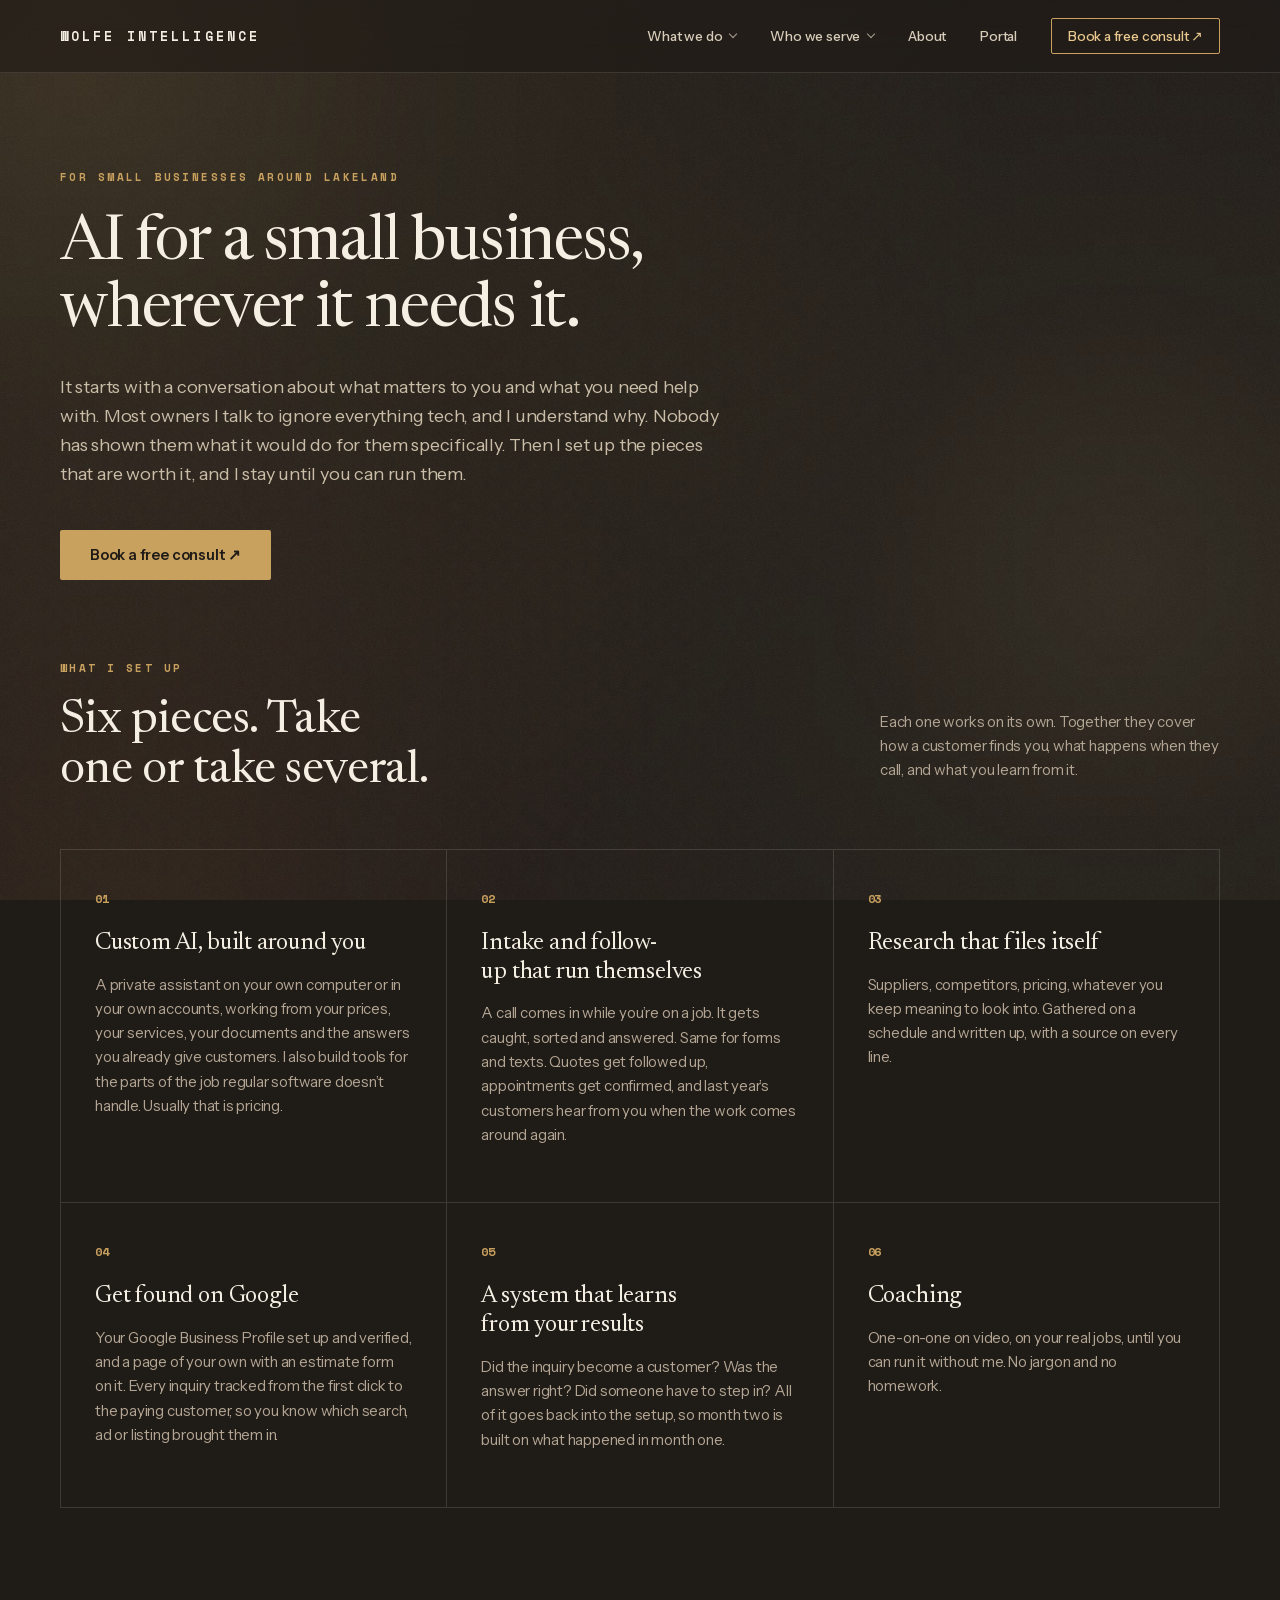
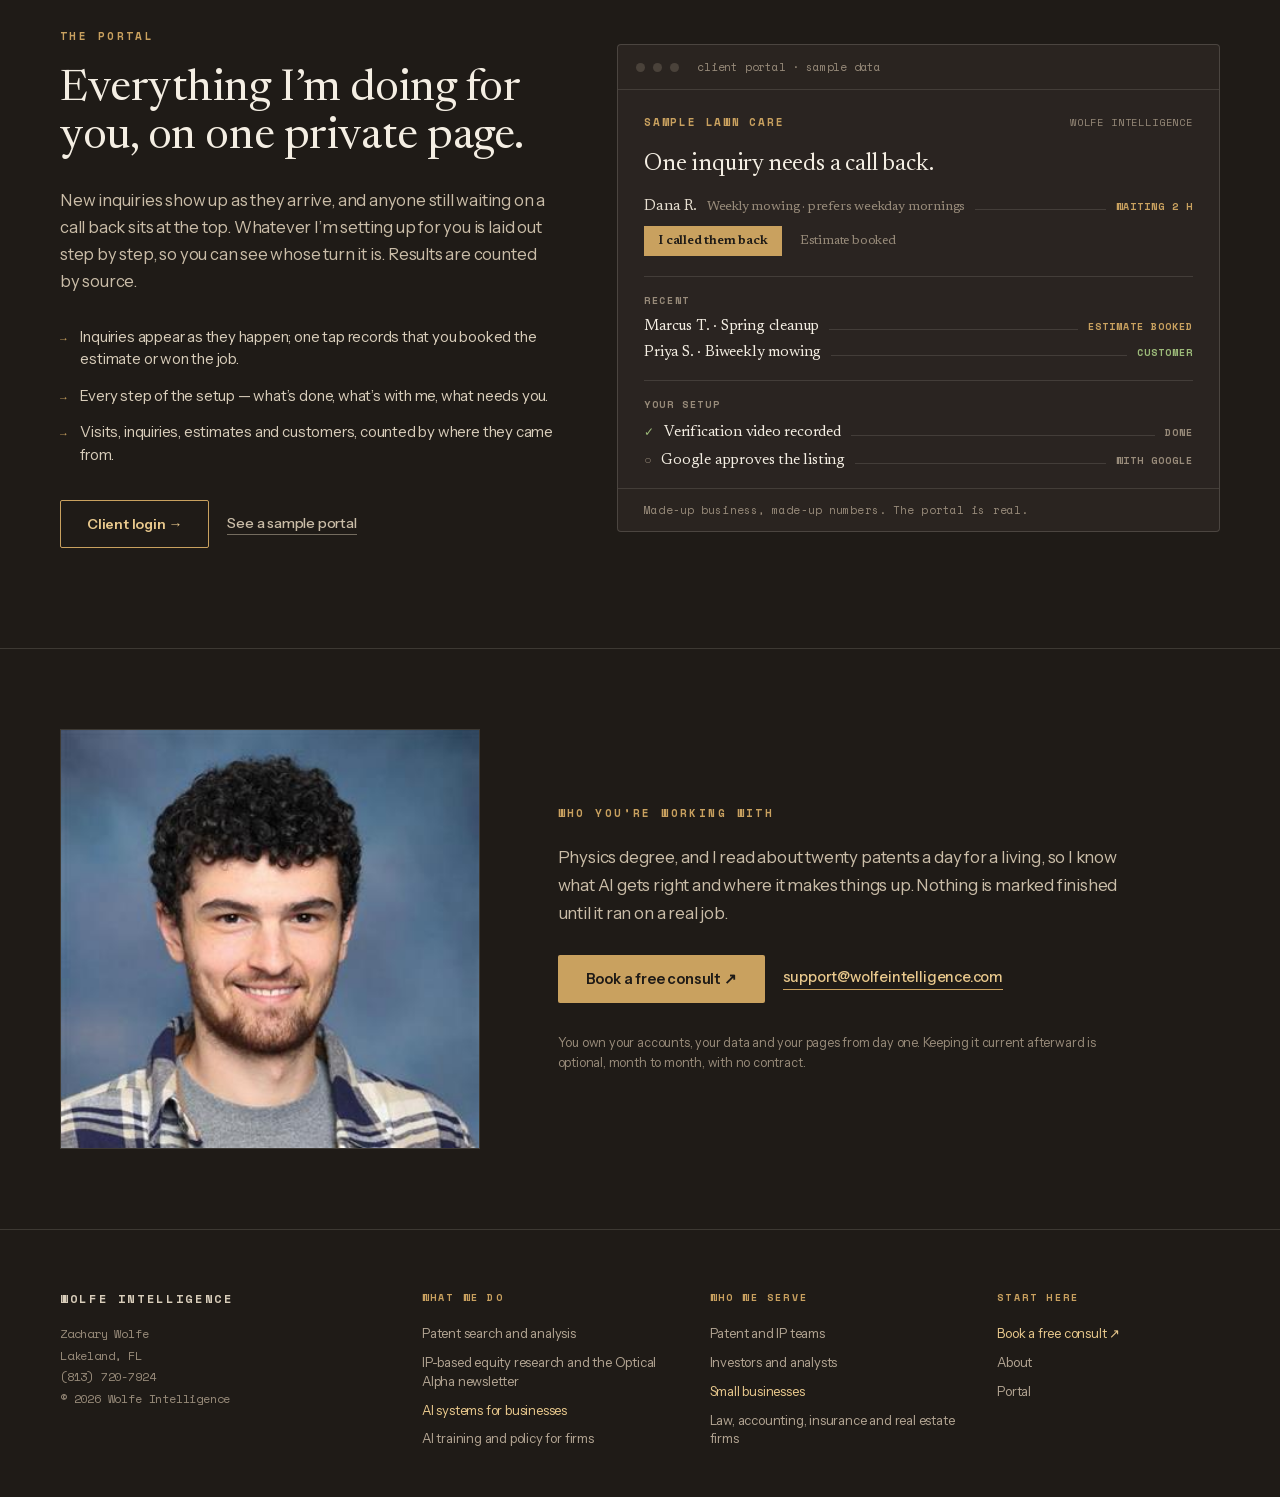
<file: business.html>
<!DOCTYPE html>
<html lang="en"><head>
<meta charset="utf-8">
<meta name="viewport" content="width=device-width, initial-scale=1">
<script src="assets/ambient.js" defer></script>
<script src="assets/flow-8.js" defer></script>
<title>AI for small businesses around Lakeland, FL — Wolfe Intelligence</title>
<meta name="author" content="Zachary Wolfe">
<meta name="description" content="Six things Zachary Wolfe sets up for a small business around Lakeland, Florida: a private assistant, intake and follow-up, research, Google presence, a system that learns from results, and coaching. Plus a private portal.">
<link rel="canonical" href="https://www.wolfeintelligence.com/business">
<meta name="robots" content="index,follow,max-image-preview:large">
<meta name="theme-color" content="#1f1b17">
<link rel="icon" href="/favicon.svg" type="image/svg+xml">
<meta property="og:type" content="website">
<meta property="og:site_name" content="Wolfe Intelligence">
<meta property="og:locale" content="en_US">
<meta property="og:url" content="https://www.wolfeintelligence.com/business">
<meta property="og:title" content="AI for small businesses around Lakeland, FL — Wolfe Intelligence">
<meta property="og:description" content="Six things Zachary Wolfe sets up for a small business around Lakeland, Florida: a private assistant, intake and follow-up, research, Google presence, a system that learns from results, and coaching. Plus a private portal.">
<meta property="og:image" content="https://www.wolfeintelligence.com/assets/og-card-2.png">
<meta property="og:image:width" content="1200">
<meta property="og:image:height" content="630">
<meta name="twitter:card" content="summary_large_image">
<meta name="twitter:title" content="AI for small businesses around Lakeland, FL — Wolfe Intelligence">
<meta name="twitter:description" content="Six things Zachary Wolfe sets up for a small business around Lakeland, Florida: a private assistant, intake and follow-up, research, Google presence, a system that learns from results, and coaching. Plus a private portal.">
<meta name="twitter:image" content="https://www.wolfeintelligence.com/assets/og-card-2.png">
<style>@font-face{font-family:'Instrument Sans';font-style:normal;font-weight:400 600;font-display:swap;src:url("assets/instrument-sans.woff2") format('woff2');}
@font-face{font-family:'Newsreader';font-style:italic;font-weight:400;font-display:swap;src:url("assets/newsreader-italic.woff2") format('woff2');}
@font-face{font-family:'Newsreader';font-style:normal;font-weight:400 600;font-display:swap;src:url("assets/newsreader.woff2") format('woff2');}
@font-face{font-family:'Space Mono';font-style:normal;font-weight:400;font-display:swap;src:url("assets/space-mono-400.woff2") format('woff2');}
@font-face{font-family:'Space Mono';font-style:normal;font-weight:700;font-display:swap;src:url("assets/space-mono-700.woff2") format('woff2');}
</style>
<style>
  :root{--ink:#1f1b17;--paper:#f4eee3;--accent:#c9a15f;--accent-lt:#e9c98d;}
  *{box-sizing:border-box}
  body{margin:0;background:var(--ink,#1f1b17);font-family:"Instrument Sans",system-ui,sans-serif;-webkit-font-smoothing:antialiased;color:var(--paper,#f4eee3);letter-spacing:-.012em;}
  a{color:inherit;text-decoration:none}
  h1,h2,h3{margin:0;font-weight:400;text-wrap:balance}
  img{max-width:100%}
  [data-nav-bar]{position:sticky;top:0;z-index:50;background:rgba(31,27,23,.62);-webkit-backdrop-filter:blur(14px) saturate(1.2);backdrop-filter:blur(14px) saturate(1.2);border-bottom:1px solid rgba(244,238,227,.12)}
  @supports not (backdrop-filter:blur(1px)){[data-nav-bar]{background:rgba(31,27,23,.94)}}
  #wolfe-ambient{position:fixed;inset:0;z-index:-3;width:100%;height:100%;pointer-events:none;opacity:0;transition:opacity 1.4s ease}
  #wolfe-ambient.is-on{opacity:1}
  #wolfe-flow{position:fixed;inset:0;z-index:-2;width:100%;height:100%;pointer-events:none;opacity:0;transition:opacity .9s ease .15s}
  #wolfe-flow.is-on{opacity:1}
  #wolfe-grain{position:fixed;inset:0;z-index:-1;pointer-events:none;background-image:var(--wolfe-grain);background-size:128px 128px;opacity:.04}
  [data-cta]{transition:transform .2s ease,box-shadow .2s ease}
  [data-cta-ghost]{transition:background-color .2s ease,color .2s ease}
  /* The two menus in the nav, What we do and Who we serve, are <details>
     elements: they open and close on a tap, a click or Enter on the keyboard
     and need no script. business.html and firms.html carry none, and the CSP
     allows no inline one. `name` makes them exclusive where the browser
     supports it; elsewhere each one simply toggles. On the desktop the panel
     drops down from the bar; under 820px, where the nav already wraps, an open
     menu takes the full row and lists its links in the flow instead. */
  [data-menu]{position:relative}
  [data-menu]>summary{list-style:none;cursor:pointer;display:inline-flex;align-items:center;gap:8px;white-space:nowrap;-webkit-tap-highlight-color:transparent;transition:color .15s ease}
  [data-menu]>summary::-webkit-details-marker{display:none}
  [data-menu]>summary::after{content:"";width:5px;height:5px;border-right:1px solid currentColor;border-bottom:1px solid currentColor;transform:translateY(-2px) rotate(45deg);opacity:.75;transition:transform .2s ease}
  [data-menu]>summary:hover,[data-menu][open]>summary{color:var(--accent-lt,#e9c98d)}
  [data-menu][open]>summary::after{transform:translateY(1px) rotate(225deg)}
  [data-menu]>summary:focus-visible,[data-menu-panel]>a:focus-visible{outline:1px solid var(--accent,#c9a15f);outline-offset:5px}
  [data-menu-panel]{position:absolute;left:-20px;top:calc(100% + 15px);z-index:60;min-width:310px;padding:16px 20px 6px;background:rgba(31,27,23,.96);border:1px solid rgba(244,238,227,.14);border-radius:2px;box-shadow:0 24px 54px rgba(0,0,0,.45);-webkit-backdrop-filter:blur(14px) saturate(1.2);backdrop-filter:blur(14px) saturate(1.2)}
  [data-menu-panel]>div:first-child{font:700 10px 'Space Mono',monospace;letter-spacing:.22em;color:var(--accent,#c9a15f);padding-bottom:12px;border-bottom:1px solid rgba(244,238,227,.14)}
  [data-menu-panel]>a{display:block;padding:12px 0;border-bottom:1px solid rgba(244,238,227,.08);font:500 13.5px/1.4 'Instrument Sans',sans-serif;color:#d8cdba;transition:color .15s ease}
  [data-menu-panel]>a:last-child{border-bottom:0}
  [data-menu-panel]>a:hover{color:var(--accent-lt,#e9c98d)}
  /* The page the visitor is on is lit, in the menus and in the footer. */
  [data-menu-panel]>a[aria-current="page"],[data-foot-col]>a[aria-current="page"]{color:var(--accent-lt,#e9c98d)}
  [data-foot-col]>div:first-child{font:700 10px 'Space Mono',monospace;letter-spacing:.22em;color:var(--accent,#c9a15f);margin-bottom:14px}
  [data-foot-col]>a{display:block;padding:5px 0;font:400 13px/1.45 'Instrument Sans',sans-serif;color:#b3a593;transition:color .15s ease}
  [data-foot-col]>a:hover{color:var(--paper,#f4eee3)}
  [data-grid="services"]>div{position:relative;transition:translate .25s ease,box-shadow .25s ease,background-color .25s ease}
  @media (hover:hover){
    [data-grid="services"]>div:hover{translate:0 -3px;z-index:1;background:rgba(244,238,227,.035)!important;box-shadow:inset 0 0 0 1px rgba(201,161,95,.45),0 18px 40px rgba(0,0,0,.35)}
    [data-cta]:hover{transform:translateY(-1px);box-shadow:0 10px 26px rgba(201,161,95,.22)}
    [data-cta-ghost]:hover{background:rgba(201,161,95,.12)}
  }
  @media (prefers-reduced-motion:reduce){[data-cta],[data-grid="services"]>div,#wolfe-ambient,#wolfe-flow{transition:none}}
  @media (max-width:1024px){[data-grid="two"],[data-grid="split"]{grid-template-columns:1fr!important;gap:36px!important}}
  @media (max-width:820px){
    [data-nav-bar]{position:static}
    [data-grid="services"]{grid-template-columns:1fr 1fr!important}
    [data-screen-label="Nav"]{flex-wrap:wrap;gap:16px}
    [data-screen-label="Nav"]>div:last-child{gap:20px!important;flex-wrap:wrap}
    [data-menu][open]{flex-basis:100%}
    [data-menu-panel]{position:static;min-width:0;margin:12px 0 2px;padding:12px 16px 4px;box-shadow:none;background:rgba(0,0,0,.18);-webkit-backdrop-filter:none;backdrop-filter:none}
    [data-grid="footer"]{grid-template-columns:1fr 1fr!important}
    [data-stack]{flex-direction:column!important;align-items:flex-start!important;gap:22px!important}
  }
  @media (max-width:600px){[data-grid]{grid-template-columns:1fr!important}[data-pad]{padding-left:22px!important;padding-right:22px!important}}
</style>
</head>
<body>
<div style="width:100%;background:transparent;color:var(--paper,#f4eee3);overflow:clip;">

  <div data-nav-bar>
  <nav aria-label="Site" data-screen-label="Nav" data-pad="x" style="max-width:1240px;margin:0 auto;display:flex;align-items:center;justify-content:space-between;padding:18px 40px;">
    <a href="/" style="font:700 13px 'Space Mono',monospace;letter-spacing:.24em;">WOLFE&nbsp;INTELLIGENCE</a>
    <div style="display:flex;align-items:center;gap:34px;font:500 13.5px 'Instrument Sans',sans-serif;color:#d8cdba;">
      <details data-menu name="site-menu">
        <summary>What we do</summary>
        <div data-menu-panel>
          <div>WHAT WE DO</div>
          <a href="/#patents">Patent search and analysis</a>
          <a href="/#research">IP-based equity research and the Optical Alpha newsletter</a>
          <a href="/business" aria-current="page">AI systems for businesses</a>
          <a href="/firms">AI training and policy for firms</a>
        </div>
      </details>
      <details data-menu name="site-menu">
        <summary>Who we serve</summary>
        <div data-menu-panel>
          <div>WHO WE SERVE</div>
          <a href="/#patents">Patent and IP teams</a>
          <a href="/#research">Investors and analysts</a>
          <a href="/business" aria-current="page">Small businesses</a>
          <a href="/firms">Law, accounting, insurance and real estate firms</a>
        </div>
      </details>
      <a href="/#about">About</a><a href="/portal">Portal</a>
      <a data-cta-ghost href="https://calendar.app.google/U4v93mjmVGS14Kwp6" target="_blank" rel="noopener" style="border:1px solid var(--accent,#c9a15f);color:var(--accent-lt,#e9c98d);border-radius:2px;padding:9px 16px;">Book a free consult ↗</a>
    </div>
  </nav>
  </div>

  <div data-pad="x" style="max-width:1240px;margin:0 auto;padding:96px 40px 40px;">
    <div style="font:700 11px 'Space Mono',monospace;letter-spacing:.22em;color:var(--accent,#c9a15f);margin-bottom:26px;">FOR SMALL BUSINESSES AROUND LAKELAND</div>
    <h1 style="font:400 clamp(32px,5vw,62px)/1.08 'Newsreader',serif;letter-spacing:-.02em;max-width:18ch;margin:0 0 28px;">AI for a small business, wherever it needs it.</h1>
    <p style="font:400 clamp(16px,1.6vw,18px)/1.62 'Instrument Sans',sans-serif;color:#cabda8;max-width:56ch;margin:0 0 40px;">It starts with a conversation about what matters to you and what you need help with. Most owners I talk to ignore everything tech, and I understand why. Nobody has shown them what it would do for them specifically. Then I set up the pieces that are worth it, and I stay until you can run them.</p>
    <a data-cta href="https://calendar.app.google/U4v93mjmVGS14Kwp6" target="_blank" rel="noopener" style="display:inline-block;background:var(--accent,#c9a15f);color:var(--ink,#241e19);padding:16px 30px;border-radius:2px;font:600 14.5px 'Instrument Sans',sans-serif;">Book a free consult ↗</a>
  </div>

  <div data-pad="x" style="max-width:1240px;margin:0 auto;padding:40px 40px 20px;">
    <div data-stack="x" style="display:flex;align-items:flex-end;justify-content:space-between;gap:40px;margin-bottom:52px;flex-wrap:wrap;">
      <div>
        <div style="font:700 11px 'Space Mono',monospace;letter-spacing:.22em;color:var(--accent,#c9a15f);margin-bottom:20px;">WHAT I SET UP</div>
        <h2 style="font:400 clamp(30px,4.2vw,46px)/1.1 'Newsreader',serif;letter-spacing:-.01em;max-width:20ch;">Six pieces. Take one or take several.</h2>
      </div>
      <p style="font:400 15px/1.6 'Instrument Sans',sans-serif;color:#b3a593;max-width:34ch;">Each one works on its own. Together they cover how a customer finds you, what happens when they call, and what you learn from it.</p>
    </div>
    <div data-grid="services" style="display:grid;grid-template-columns:repeat(3,1fr);border-top:1px solid rgba(244,238,227,.14);border-left:1px solid rgba(244,238,227,.14);">
      <div style="border-right:1px solid rgba(244,238,227,.14);border-bottom:1px solid rgba(244,238,227,.14);padding:40px 34px;">
        <div style="display:flex;align-items:baseline;gap:11px;margin-bottom:22px;"><span style="font:700 12px 'Space Mono',monospace;color:var(--accent,#c9a15f);">01</span></div>
        <h3 style="font:400 24px/1.2 'Newsreader',serif;margin-bottom:14px;">Custom AI, built around you</h3>
        <p style="font:400 15px/1.62 'Instrument Sans',sans-serif;color:#b3a593;">A private assistant on your own computer or in your own accounts, working from your prices, your services, your documents and the answers you already give customers. I also build tools for the parts of the job regular software doesn&rsquo;t handle. Usually that is pricing.</p>
      </div>
      <div style="border-right:1px solid rgba(244,238,227,.14);border-bottom:1px solid rgba(244,238,227,.14);padding:40px 34px;">
        <div style="display:flex;align-items:baseline;gap:11px;margin-bottom:22px;"><span style="font:700 12px 'Space Mono',monospace;color:var(--accent,#c9a15f);">02</span></div>
        <h3 style="font:400 24px/1.2 'Newsreader',serif;margin-bottom:14px;">Intake and follow-up that run themselves</h3>
        <p style="font:400 15px/1.62 'Instrument Sans',sans-serif;color:#b3a593;">A call comes in while you&rsquo;re on a job. It gets caught, sorted and answered. Same for forms and texts. Quotes get followed up, appointments get confirmed, and last year&rsquo;s customers hear from you when the work comes around again.</p>
      </div>
      <div style="border-right:1px solid rgba(244,238,227,.14);border-bottom:1px solid rgba(244,238,227,.14);padding:40px 34px;">
        <div style="display:flex;align-items:baseline;gap:11px;margin-bottom:22px;"><span style="font:700 12px 'Space Mono',monospace;color:var(--accent,#c9a15f);">03</span></div>
        <h3 style="font:400 24px/1.2 'Newsreader',serif;margin-bottom:14px;">Research that files itself</h3>
        <p style="font:400 15px/1.62 'Instrument Sans',sans-serif;color:#b3a593;">Suppliers, competitors, pricing, whatever you keep meaning to look into. Gathered on a schedule and written up, with a source on every line.</p>
      </div>
      <div style="border-right:1px solid rgba(244,238,227,.14);border-bottom:1px solid rgba(244,238,227,.14);padding:40px 34px;">
        <div style="display:flex;align-items:baseline;gap:11px;margin-bottom:22px;"><span style="font:700 12px 'Space Mono',monospace;color:var(--accent,#c9a15f);">04</span></div>
        <h3 style="font:400 24px/1.2 'Newsreader',serif;margin-bottom:14px;">Get found on Google</h3>
        <p style="font:400 15px/1.62 'Instrument Sans',sans-serif;color:#b3a593;">Your Google Business Profile set up and verified, and a page of your own with an estimate form on it. Every inquiry tracked from the first click to the paying customer, so you know which search, ad or listing brought them in.</p>
      </div>
      <div style="border-right:1px solid rgba(244,238,227,.14);border-bottom:1px solid rgba(244,238,227,.14);padding:40px 34px;">
        <div style="display:flex;align-items:baseline;gap:11px;margin-bottom:22px;"><span style="font:700 12px 'Space Mono',monospace;color:var(--accent,#c9a15f);">05</span></div>
        <h3 style="font:400 24px/1.2 'Newsreader',serif;margin-bottom:14px;">A system that learns from your results</h3>
        <p style="font:400 15px/1.62 'Instrument Sans',sans-serif;color:#b3a593;">Did the inquiry become a customer? Was the answer right? Did someone have to step in? All of it goes back into the setup, so month two is built on what happened in month one.</p>
      </div>
      <div style="border-right:1px solid rgba(244,238,227,.14);border-bottom:1px solid rgba(244,238,227,.14);padding:40px 34px;">
        <div style="display:flex;align-items:baseline;gap:11px;margin-bottom:22px;"><span style="font:700 12px 'Space Mono',monospace;color:var(--accent,#c9a15f);">06</span></div>
        <h3 style="font:400 24px/1.2 'Newsreader',serif;margin-bottom:14px;">Coaching</h3>
        <p style="font:400 15px/1.62 'Instrument Sans',sans-serif;color:#b3a593;">One-on-one on video, on your real jobs, until you can run it without me. No jargon and no homework.</p>
      </div>
    </div>
  </div>

  <!-- ============ PORTAL SPOTLIGHT ============ -->
  <div id="portal" data-screen-label="Portal" data-pad="x" style="max-width:1240px;margin:0 auto;padding:100px 40px;">
    <div data-grid="split" style="display:grid;grid-template-columns:.9fr 1.1fr;gap:64px;align-items:center;">
      <div>
        <div style="font:700 11px 'Space Mono',monospace;letter-spacing:.22em;color:var(--accent,#c9a15f);margin-bottom:22px;">THE PORTAL</div>
        <h2 style="font:400 clamp(29px,4vw,44px)/1.1 'Newsreader',serif;letter-spacing:-.01em;margin-bottom:24px;">Everything I&rsquo;m doing for you, on one private page.</h2>
        <p style="font:400 16.5px/1.65 'Instrument Sans',sans-serif;color:#cabda8;margin-bottom:30px;max-width:46ch;">New inquiries show up as they arrive, and anyone still waiting on a call back sits at the top. Whatever I&rsquo;m setting up for you is laid out step by step, so you can see whose turn it is. Results are counted by source.</p>
        <div style="display:flex;flex-direction:column;gap:14px;">
          <div style="display:flex;gap:14px;align-items:baseline;"><span style="font:700 11px 'Space Mono',monospace;color:var(--accent,#c9a15f);">→</span><span style="font:400 15px/1.5 'Instrument Sans',sans-serif;color:#d8cdba;">Inquiries appear as they happen; one tap records that you booked the estimate or won the job.</span></div>
          <div style="display:flex;gap:14px;align-items:baseline;"><span style="font:700 11px 'Space Mono',monospace;color:var(--accent,#c9a15f);">→</span><span style="font:400 15px/1.5 'Instrument Sans',sans-serif;color:#d8cdba;">Every step of the setup — what&rsquo;s done, what&rsquo;s with me, what needs you.</span></div>
          <div style="display:flex;gap:14px;align-items:baseline;"><span style="font:700 11px 'Space Mono',monospace;color:var(--accent,#c9a15f);">→</span><span style="font:400 15px/1.5 'Instrument Sans',sans-serif;color:#d8cdba;">Visits, inquiries, estimates and customers, counted by where they came from.</span></div>
        </div>
        <div style="margin-top:34px;display:flex;gap:18px;align-items:center;flex-wrap:wrap;"><a href="/portal" style="display:inline-block;border:1px solid var(--accent,#c9a15f);color:var(--accent-lt,#e9c98d);padding:14px 26px;border-radius:2px;font:600 14px 'Instrument Sans',sans-serif;">Client login →</a><a href="/portal?tour=1" style="font:500 14px 'Instrument Sans',sans-serif;color:#cabda8;border-bottom:1px solid rgba(202,189,168,.5);padding-bottom:2px;">See a sample portal</a></div>
      </div>
      <div style="border:1px solid rgba(244,238,227,.16);background:#2a2420;border-radius:4px;overflow:hidden;">
        <div style="display:flex;align-items:center;gap:8px;padding:14px 18px;border-bottom:1px solid rgba(244,238,227,.12);">
          <span style="width:9px;height:9px;border-radius:50%;background:#4a423a;"></span><span style="width:9px;height:9px;border-radius:50%;background:#4a423a;"></span><span style="width:9px;height:9px;border-radius:50%;background:#4a423a;"></span>
          <span style="margin-left:10px;font:400 11px 'Space Mono',monospace;color:#988b7a;">client portal · sample data</span>
        </div>
        <div style="padding:24px 26px 20px;display:grid;gap:20px;background:#2a2421;">
          <div style="display:flex;align-items:center;gap:10px;">
            <span style="font:700 11px 'Space Mono',monospace;letter-spacing:.16em;color:var(--accent,#c9a15f);">SAMPLE LAWN CARE</span>
            <span style="margin-left:auto;font:400 10.5px 'Space Mono',monospace;letter-spacing:.08em;color:#988b7a;">WOLFE INTELLIGENCE</span>
          </div>
          <div style="font:400 24px/1.2 'Newsreader',serif;">One inquiry needs a call back.</div>
          <div style="display:grid;gap:12px;">
            <div style="display:flex;align-items:baseline;gap:10px;flex-wrap:wrap;"><span style="font:400 15.5px 'Newsreader',serif;color:#e8e0d2;">Dana R.</span><span style="font:400 13px 'Newsreader',serif;color:#988b7a;">Weekly mowing · prefers weekday mornings</span><span style="flex:1;height:1px;background:rgba(244,238,227,.12);"></span><span style="font:700 10px 'Space Mono',monospace;letter-spacing:.1em;color:var(--accent,#c9a15f);">WAITING 2 H</span></div>
            <div style="display:flex;gap:8px;">
              <span style="padding:9px 14px;background:var(--accent,#c9a15f);color:var(--ink,#241e19);font:600 12.5px 'Newsreader',serif;">I called them back</span>
              <span style="padding:9px 10px;color:#988b7a;font:400 12.5px 'Newsreader',serif;">Estimate booked</span>
            </div>
          </div>
          <div style="display:grid;gap:11px;padding-top:16px;border-top:1px solid rgba(244,238,227,.12);">
            <span style="font:700 10px 'Space Mono',monospace;letter-spacing:.16em;color:#988b7a;">RECENT</span>
            <div style="display:flex;align-items:baseline;gap:10px;"><span style="font:400 15px 'Newsreader',serif;">Marcus T. · Spring cleanup</span><span style="flex:1;height:1px;background:rgba(244,238,227,.12);"></span><span style="font:700 10px 'Space Mono',monospace;letter-spacing:.1em;color:var(--accent,#c9a15f);">ESTIMATE BOOKED</span></div>
            <div style="display:flex;align-items:baseline;gap:10px;"><span style="font:400 15px 'Newsreader',serif;">Priya S. · Biweekly mowing</span><span style="flex:1;height:1px;background:rgba(244,238,227,.12);"></span><span style="font:700 10px 'Space Mono',monospace;letter-spacing:.1em;color:#9dbb7a;">CUSTOMER</span></div>
          </div>
          <div style="display:grid;gap:11px;padding-top:16px;border-top:1px solid rgba(244,238,227,.12);">
            <span style="font:700 10px 'Space Mono',monospace;letter-spacing:.16em;color:#988b7a;">YOUR SETUP</span>
            <div style="display:flex;align-items:baseline;gap:10px;"><span style="font:400 12px 'Space Mono',monospace;color:#9dbb7a;">✓</span><span style="font:400 15px 'Newsreader',serif;">Verification video recorded</span><span style="flex:1;height:1px;background:rgba(244,238,227,.12);"></span><span style="font:700 10px 'Space Mono',monospace;letter-spacing:.1em;color:#988b7a;">DONE</span></div>
            <div style="display:flex;align-items:baseline;gap:10px;"><span style="font:400 12px 'Space Mono',monospace;color:#988b7a;">○</span><span style="font:400 15px 'Newsreader',serif;">Google approves the listing</span><span style="flex:1;height:1px;background:rgba(244,238,227,.12);"></span><span style="font:700 10px 'Space Mono',monospace;letter-spacing:.1em;color:#988b7a;">WITH GOOGLE</span></div>
          </div>
        </div>
        <div style="padding:13px 26px;border-top:1px solid rgba(244,238,227,.12);font:400 11px 'Space Mono',monospace;letter-spacing:.01em;color:#988b7a;">Made-up business, made-up numbers. The portal is real.</div>
      </div>
    </div>
  </div>

  <div style="border-top:1px solid rgba(244,238,227,.14);">
    <div data-pad="x" style="max-width:1240px;margin:0 auto;padding:80px 40px;display:grid;grid-template-columns:.8fr 1.2fr;gap:56px;align-items:center;" data-grid="two">
      <div style="border:1px solid rgba(244,238,227,.14);overflow:hidden;max-width:420px;">
        <img src="assets/zachary-wolfe.jpg" alt="Zachary Wolfe, physicist and patent analyst, founder of Wolfe Intelligence" style="width:100%;display:block;">
      </div>
      <div>
        <div style="font:700 11px 'Space Mono',monospace;letter-spacing:.22em;color:var(--accent,#c9a15f);margin-bottom:22px;">WHO YOU&rsquo;RE WORKING WITH</div>
        <p style="font:400 17px/1.65 'Instrument Sans',sans-serif;color:#cabda8;max-width:52ch;margin:0 0 28px;">Physics degree, and I read about twenty patents a day for a living, so I know what AI gets right and where it makes things up. Nothing is marked finished until it ran on a real job.</p>
        <div style="display:flex;gap:18px;align-items:center;flex-wrap:wrap;">
          <a data-cta href="https://calendar.app.google/U4v93mjmVGS14Kwp6" target="_blank" rel="noopener" style="display:inline-block;background:var(--accent,#c9a15f);color:var(--ink,#241e19);padding:15px 28px;border-radius:2px;font:600 14.5px 'Instrument Sans',sans-serif;">Book a free consult ↗</a>
          <a href="mailto:support@wolfeintelligence.com" style="font:500 14.5px 'Instrument Sans',sans-serif;color:var(--accent-lt,#e9c98d);border-bottom:1px solid var(--accent,#c9a15f);padding-bottom:3px;">support@wolfeintelligence.com</a>
        </div>
        <p style="font:400 12.5px/1.6 'Instrument Sans',sans-serif;color:#988b7a;max-width:60ch;margin:30px 0 0;">You own your accounts, your data and your pages from day one. Keeping it current afterward is optional, month to month, with no contract.</p>
      </div>
    </div>
  </div>


  <footer style="border-top:1px solid rgba(244,238,227,.14);">
    <div data-pad="x" data-grid="footer" style="max-width:1240px;margin:0 auto;padding:60px 40px 44px;display:grid;grid-template-columns:1.3fr 1fr 1fr .9fr;gap:36px 40px;font:400 12.5px 'Instrument Sans',sans-serif;color:#988b7a;">
      <div>
        <a href="/" style="display:inline-block;font:700 12px 'Space Mono',monospace;letter-spacing:.22em;color:#d8cdba;margin-bottom:16px;">WOLFE&nbsp;INTELLIGENCE</a>
        <div style="font:400 12px/1.8 'Space Mono',monospace;">Zachary Wolfe<br>Lakeland, FL<br><a href="tel:+18137207924" style="color:inherit;">(813) 720-7924</a><br>© 2026 Wolfe Intelligence</div>
      </div>
      <div data-foot-col>
        <div>WHAT WE DO</div>
        <a href="/#patents">Patent search and analysis</a>
        <a href="/#research">IP-based equity research and the Optical Alpha newsletter</a>
        <a href="/business" aria-current="page">AI systems for businesses</a>
        <a href="/firms">AI training and policy for firms</a>
      </div>
      <div data-foot-col>
        <div>WHO WE SERVE</div>
        <a href="/#patents">Patent and IP teams</a>
        <a href="/#research">Investors and analysts</a>
        <a href="/business" aria-current="page">Small businesses</a>
        <a href="/firms">Law, accounting, insurance and real estate firms</a>
      </div>
      <div data-foot-col>
        <div>START HERE</div>
        <a href="https://calendar.app.google/U4v93mjmVGS14Kwp6" target="_blank" rel="noopener" style="color:var(--accent-lt,#e9c98d);">Book a free consult ↗</a>
        <a href="/#about">About</a>
        <a href="/portal">Portal</a>
      </div>
    </div>
  </footer>

</div>
</body></html>
</file>
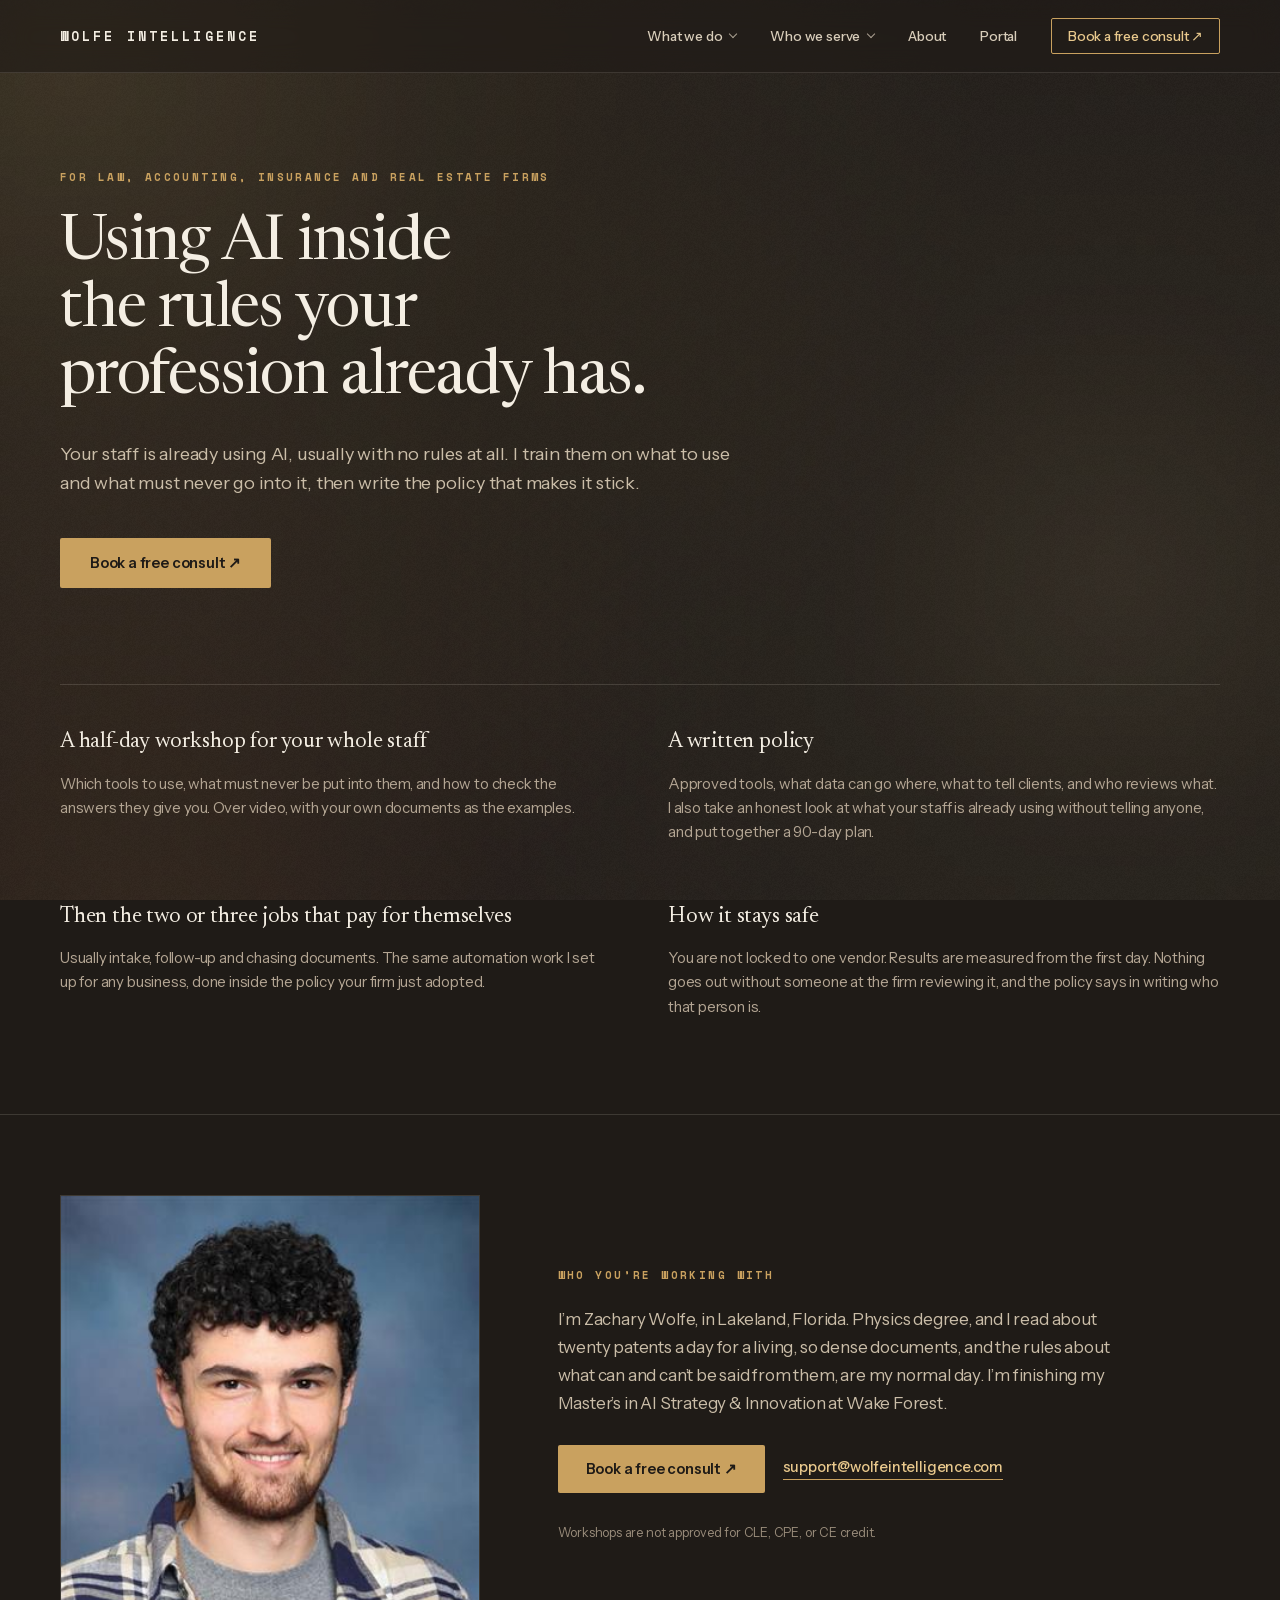
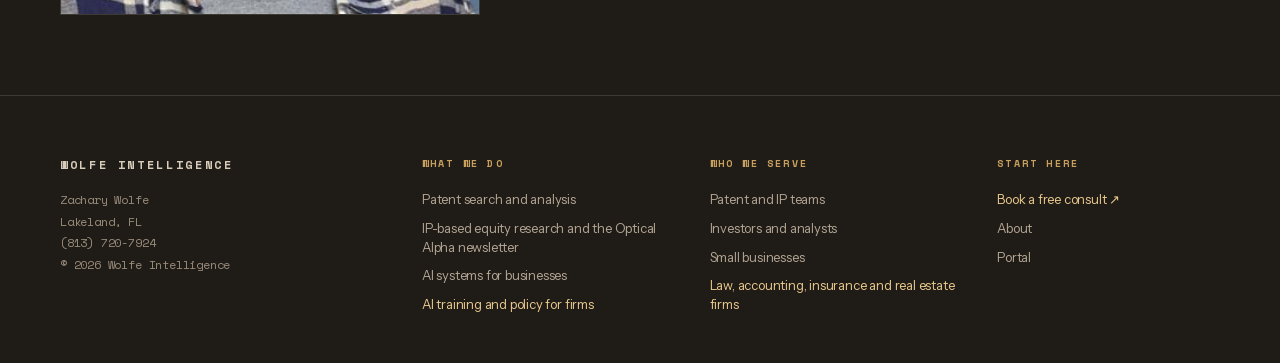
<file: firms.html>
<!DOCTYPE html>
<html lang="en"><head>
<meta charset="utf-8">
<meta name="viewport" content="width=device-width, initial-scale=1">
<script src="assets/ambient.js" defer></script>
<script src="assets/flow-8.js" defer></script>
<title>AI training and a written AI policy for professional firms — Wolfe Intelligence</title>
<meta name="author" content="Zachary Wolfe">
<meta name="description" content="Half-day AI training for your whole staff and a written AI use policy, for law practices, accounting firms, insurance agencies and real estate brokerages. Zachary Wolfe, Lakeland, FL.">
<link rel="canonical" href="https://www.wolfeintelligence.com/firms">
<meta name="robots" content="index,follow,max-image-preview:large">
<meta name="theme-color" content="#1f1b17">
<link rel="icon" href="/favicon.svg" type="image/svg+xml">
<meta property="og:type" content="website">
<meta property="og:site_name" content="Wolfe Intelligence">
<meta property="og:locale" content="en_US">
<meta property="og:url" content="https://www.wolfeintelligence.com/firms">
<meta property="og:title" content="AI training and a written AI policy for professional firms — Wolfe Intelligence">
<meta property="og:description" content="Half-day AI training for your whole staff and a written AI use policy, for law practices, accounting firms, insurance agencies and real estate brokerages. Zachary Wolfe, Lakeland, FL.">
<meta property="og:image" content="https://www.wolfeintelligence.com/assets/og-card-2.png">
<meta property="og:image:width" content="1200">
<meta property="og:image:height" content="630">
<meta name="twitter:card" content="summary_large_image">
<meta name="twitter:title" content="AI training and a written AI policy for professional firms — Wolfe Intelligence">
<meta name="twitter:description" content="Half-day AI training for your whole staff and a written AI use policy, for law practices, accounting firms, insurance agencies and real estate brokerages. Zachary Wolfe, Lakeland, FL.">
<meta name="twitter:image" content="https://www.wolfeintelligence.com/assets/og-card-2.png">
<style>@font-face{font-family:'Instrument Sans';font-style:normal;font-weight:400 600;font-display:swap;src:url("assets/instrument-sans.woff2") format('woff2');}
@font-face{font-family:'Newsreader';font-style:italic;font-weight:400;font-display:swap;src:url("assets/newsreader-italic.woff2") format('woff2');}
@font-face{font-family:'Newsreader';font-style:normal;font-weight:400 600;font-display:swap;src:url("assets/newsreader.woff2") format('woff2');}
@font-face{font-family:'Space Mono';font-style:normal;font-weight:400;font-display:swap;src:url("assets/space-mono-400.woff2") format('woff2');}
@font-face{font-family:'Space Mono';font-style:normal;font-weight:700;font-display:swap;src:url("assets/space-mono-700.woff2") format('woff2');}
</style>
<style>
  :root{--ink:#1f1b17;--paper:#f4eee3;--accent:#c9a15f;--accent-lt:#e9c98d;}
  *{box-sizing:border-box}
  body{margin:0;background:var(--ink,#1f1b17);font-family:"Instrument Sans",system-ui,sans-serif;-webkit-font-smoothing:antialiased;color:var(--paper,#f4eee3);letter-spacing:-.012em;}
  a{color:inherit;text-decoration:none}
  h1,h2,h3{margin:0;font-weight:400;text-wrap:balance}
  img{max-width:100%}
  [data-nav-bar]{position:sticky;top:0;z-index:50;background:rgba(31,27,23,.62);-webkit-backdrop-filter:blur(14px) saturate(1.2);backdrop-filter:blur(14px) saturate(1.2);border-bottom:1px solid rgba(244,238,227,.12)}
  @supports not (backdrop-filter:blur(1px)){[data-nav-bar]{background:rgba(31,27,23,.94)}}
  #wolfe-ambient{position:fixed;inset:0;z-index:-3;width:100%;height:100%;pointer-events:none;opacity:0;transition:opacity 1.4s ease}
  #wolfe-ambient.is-on{opacity:1}
  #wolfe-flow{position:fixed;inset:0;z-index:-2;width:100%;height:100%;pointer-events:none;opacity:0;transition:opacity .9s ease .15s}
  #wolfe-flow.is-on{opacity:1}
  #wolfe-grain{position:fixed;inset:0;z-index:-1;pointer-events:none;background-image:var(--wolfe-grain);background-size:128px 128px;opacity:.04}
  [data-cta]{transition:transform .2s ease,box-shadow .2s ease}
  [data-cta-ghost]{transition:background-color .2s ease,color .2s ease}
  /* The two menus in the nav, What we do and Who we serve, are <details>
     elements: they open and close on a tap, a click or Enter on the keyboard
     and need no script. business.html and firms.html carry none, and the CSP
     allows no inline one. `name` makes them exclusive where the browser
     supports it; elsewhere each one simply toggles. On the desktop the panel
     drops down from the bar; under 820px, where the nav already wraps, an open
     menu takes the full row and lists its links in the flow instead. */
  [data-menu]{position:relative}
  [data-menu]>summary{list-style:none;cursor:pointer;display:inline-flex;align-items:center;gap:8px;white-space:nowrap;-webkit-tap-highlight-color:transparent;transition:color .15s ease}
  [data-menu]>summary::-webkit-details-marker{display:none}
  [data-menu]>summary::after{content:"";width:5px;height:5px;border-right:1px solid currentColor;border-bottom:1px solid currentColor;transform:translateY(-2px) rotate(45deg);opacity:.75;transition:transform .2s ease}
  [data-menu]>summary:hover,[data-menu][open]>summary{color:var(--accent-lt,#e9c98d)}
  [data-menu][open]>summary::after{transform:translateY(1px) rotate(225deg)}
  [data-menu]>summary:focus-visible,[data-menu-panel]>a:focus-visible{outline:1px solid var(--accent,#c9a15f);outline-offset:5px}
  [data-menu-panel]{position:absolute;left:-20px;top:calc(100% + 15px);z-index:60;min-width:310px;padding:16px 20px 6px;background:rgba(31,27,23,.96);border:1px solid rgba(244,238,227,.14);border-radius:2px;box-shadow:0 24px 54px rgba(0,0,0,.45);-webkit-backdrop-filter:blur(14px) saturate(1.2);backdrop-filter:blur(14px) saturate(1.2)}
  [data-menu-panel]>div:first-child{font:700 10px 'Space Mono',monospace;letter-spacing:.22em;color:var(--accent,#c9a15f);padding-bottom:12px;border-bottom:1px solid rgba(244,238,227,.14)}
  [data-menu-panel]>a{display:block;padding:12px 0;border-bottom:1px solid rgba(244,238,227,.08);font:500 13.5px/1.4 'Instrument Sans',sans-serif;color:#d8cdba;transition:color .15s ease}
  [data-menu-panel]>a:last-child{border-bottom:0}
  [data-menu-panel]>a:hover{color:var(--accent-lt,#e9c98d)}
  /* The page the visitor is on is lit, in the menus and in the footer. */
  [data-menu-panel]>a[aria-current="page"],[data-foot-col]>a[aria-current="page"]{color:var(--accent-lt,#e9c98d)}
  [data-foot-col]>div:first-child{font:700 10px 'Space Mono',monospace;letter-spacing:.22em;color:var(--accent,#c9a15f);margin-bottom:14px}
  [data-foot-col]>a{display:block;padding:5px 0;font:400 13px/1.45 'Instrument Sans',sans-serif;color:#b3a593;transition:color .15s ease}
  [data-foot-col]>a:hover{color:var(--paper,#f4eee3)}
  [data-grid="services"]>div{position:relative;transition:translate .25s ease,box-shadow .25s ease,background-color .25s ease}
  @media (hover:hover){
    [data-grid="services"]>div:hover{translate:0 -3px;z-index:1;background:rgba(244,238,227,.035)!important;box-shadow:inset 0 0 0 1px rgba(201,161,95,.45),0 18px 40px rgba(0,0,0,.35)}
    [data-cta]:hover{transform:translateY(-1px);box-shadow:0 10px 26px rgba(201,161,95,.22)}
    [data-cta-ghost]:hover{background:rgba(201,161,95,.12)}
  }
  @media (prefers-reduced-motion:reduce){[data-cta],[data-grid="services"]>div,#wolfe-ambient,#wolfe-flow{transition:none}}
  @media (max-width:1024px){[data-grid="two"],[data-grid="split"]{grid-template-columns:1fr!important;gap:36px!important}}
  @media (max-width:820px){
    [data-nav-bar]{position:static}
    [data-grid="services"]{grid-template-columns:1fr 1fr!important}
    [data-screen-label="Nav"]{flex-wrap:wrap;gap:16px}
    [data-screen-label="Nav"]>div:last-child{gap:20px!important;flex-wrap:wrap}
    [data-menu][open]{flex-basis:100%}
    [data-menu-panel]{position:static;min-width:0;margin:12px 0 2px;padding:12px 16px 4px;box-shadow:none;background:rgba(0,0,0,.18);-webkit-backdrop-filter:none;backdrop-filter:none}
    [data-grid="footer"]{grid-template-columns:1fr 1fr!important}
    [data-stack]{flex-direction:column!important;align-items:flex-start!important;gap:22px!important}
  }
  @media (max-width:600px){[data-grid]{grid-template-columns:1fr!important}[data-pad]{padding-left:22px!important;padding-right:22px!important}}
</style>
</head>
<body>
<div style="width:100%;background:transparent;color:var(--paper,#f4eee3);overflow:clip;">

  <div data-nav-bar>
  <nav aria-label="Site" data-screen-label="Nav" data-pad="x" style="max-width:1240px;margin:0 auto;display:flex;align-items:center;justify-content:space-between;padding:18px 40px;">
    <a href="/" style="font:700 13px 'Space Mono',monospace;letter-spacing:.24em;">WOLFE&nbsp;INTELLIGENCE</a>
    <div style="display:flex;align-items:center;gap:34px;font:500 13.5px 'Instrument Sans',sans-serif;color:#d8cdba;">
      <details data-menu name="site-menu">
        <summary>What we do</summary>
        <div data-menu-panel>
          <div>WHAT WE DO</div>
          <a href="/#patents">Patent search and analysis</a>
          <a href="/#research">IP-based equity research and the Optical Alpha newsletter</a>
          <a href="/business">AI systems for businesses</a>
          <a href="/firms" aria-current="page">AI training and policy for firms</a>
        </div>
      </details>
      <details data-menu name="site-menu">
        <summary>Who we serve</summary>
        <div data-menu-panel>
          <div>WHO WE SERVE</div>
          <a href="/#patents">Patent and IP teams</a>
          <a href="/#research">Investors and analysts</a>
          <a href="/business">Small businesses</a>
          <a href="/firms" aria-current="page">Law, accounting, insurance and real estate firms</a>
        </div>
      </details>
      <a href="/#about">About</a><a href="/portal">Portal</a>
      <a data-cta-ghost href="https://calendar.app.google/U4v93mjmVGS14Kwp6" target="_blank" rel="noopener" style="border:1px solid var(--accent,#c9a15f);color:var(--accent-lt,#e9c98d);border-radius:2px;padding:9px 16px;">Book a free consult ↗</a>
    </div>
  </nav>
  </div>

  <div data-pad="x" style="max-width:1240px;margin:0 auto;padding:96px 40px 40px;">
    <div style="font:700 11px 'Space Mono',monospace;letter-spacing:.22em;color:var(--accent,#c9a15f);margin-bottom:26px;">FOR LAW, ACCOUNTING, INSURANCE AND REAL ESTATE FIRMS</div>
    <h1 style="font:400 clamp(32px,5vw,62px)/1.08 'Newsreader',serif;letter-spacing:-.02em;max-width:18ch;margin:0 0 28px;">Using AI inside the rules your profession already has.</h1>
    <p style="font:400 clamp(16px,1.6vw,18px)/1.62 'Instrument Sans',sans-serif;color:#cabda8;max-width:56ch;margin:0 0 40px;">Your staff is already using AI, usually with no rules at all. I train them on what to use and what must never go into it, then write the policy that makes it stick.</p>
    <a data-cta href="https://calendar.app.google/U4v93mjmVGS14Kwp6" target="_blank" rel="noopener" style="display:inline-block;background:var(--accent,#c9a15f);color:var(--ink,#241e19);padding:16px 30px;border-radius:2px;font:600 14.5px 'Instrument Sans',sans-serif;">Book a free consult ↗</a>
  </div>

  <div data-pad="x" style="max-width:1240px;margin:0 auto;padding:56px 40px 80px;">
    <div data-grid="two" style="display:grid;grid-template-columns:1fr 1fr;gap:44px 56px;border-top:1px solid rgba(244,238,227,.14);padding-top:44px;">
        <div>
          <h3 style="font:400 22px/1.25 'Newsreader',serif;margin-bottom:12px;">A half-day workshop for your whole staff</h3>
          <p style="font:400 15px/1.62 'Instrument Sans',sans-serif;color:#b3a593;">Which tools to use, what must never be put into them, and how to check the answers they give you. Over video, with your own documents as the examples.</p>
        </div>
        <div>
          <h3 style="font:400 22px/1.25 'Newsreader',serif;margin-bottom:12px;">A written policy</h3>
          <p style="font:400 15px/1.62 'Instrument Sans',sans-serif;color:#b3a593;">Approved tools, what data can go where, what to tell clients, and who reviews what. I also take an honest look at what your staff is already using without telling anyone, and put together a 90-day plan.</p>
        </div>
        <div>
          <h3 style="font:400 22px/1.25 'Newsreader',serif;margin-bottom:12px;">Then the two or three jobs that pay for themselves</h3>
          <p style="font:400 15px/1.62 'Instrument Sans',sans-serif;color:#b3a593;">Usually intake, follow-up and chasing documents. The same automation work I set up for any business, done inside the policy your firm just adopted.</p>
        </div>
        <div>
          <h3 style="font:400 22px/1.25 'Newsreader',serif;margin-bottom:12px;">How it stays safe</h3>
          <p style="font:400 15px/1.62 'Instrument Sans',sans-serif;color:#b3a593;">You are not locked to one vendor. Results are measured from the first day. Nothing goes out without someone at the firm reviewing it, and the policy says in writing who that person is.</p>
        </div>
    </div>
  </div>

  <div style="border-top:1px solid rgba(244,238,227,.14);">
    <div data-pad="x" style="max-width:1240px;margin:0 auto;padding:80px 40px;display:grid;grid-template-columns:.8fr 1.2fr;gap:56px;align-items:center;" data-grid="two">
      <div style="border:1px solid rgba(244,238,227,.14);overflow:hidden;max-width:420px;">
        <img src="assets/zachary-wolfe.jpg" alt="Zachary Wolfe, physicist and patent analyst, founder of Wolfe Intelligence" style="width:100%;display:block;">
      </div>
      <div>
        <div style="font:700 11px 'Space Mono',monospace;letter-spacing:.22em;color:var(--accent,#c9a15f);margin-bottom:22px;">WHO YOU&rsquo;RE WORKING WITH</div>
        <p style="font:400 17px/1.65 'Instrument Sans',sans-serif;color:#cabda8;max-width:52ch;margin:0 0 28px;">I&rsquo;m Zachary Wolfe, in Lakeland, Florida. Physics degree, and I read about twenty patents a day for a living, so dense documents, and the rules about what can and can&rsquo;t be said from them, are my normal day. I&rsquo;m finishing my Master&rsquo;s in AI Strategy &amp; Innovation at Wake Forest.</p>
        <div style="display:flex;gap:18px;align-items:center;flex-wrap:wrap;">
          <a data-cta href="https://calendar.app.google/U4v93mjmVGS14Kwp6" target="_blank" rel="noopener" style="display:inline-block;background:var(--accent,#c9a15f);color:var(--ink,#241e19);padding:15px 28px;border-radius:2px;font:600 14.5px 'Instrument Sans',sans-serif;">Book a free consult ↗</a>
          <a href="mailto:support@wolfeintelligence.com" style="font:500 14.5px 'Instrument Sans',sans-serif;color:var(--accent-lt,#e9c98d);border-bottom:1px solid var(--accent,#c9a15f);padding-bottom:3px;">support@wolfeintelligence.com</a>
        </div>
        <p style="font:400 12.5px/1.6 'Instrument Sans',sans-serif;color:#988b7a;max-width:60ch;margin:30px 0 0;">Workshops are not approved for CLE, CPE, or CE credit.</p>
      </div>
    </div>
  </div>


  <footer style="border-top:1px solid rgba(244,238,227,.14);">
    <div data-pad="x" data-grid="footer" style="max-width:1240px;margin:0 auto;padding:60px 40px 44px;display:grid;grid-template-columns:1.3fr 1fr 1fr .9fr;gap:36px 40px;font:400 12.5px 'Instrument Sans',sans-serif;color:#988b7a;">
      <div>
        <a href="/" style="display:inline-block;font:700 12px 'Space Mono',monospace;letter-spacing:.22em;color:#d8cdba;margin-bottom:16px;">WOLFE&nbsp;INTELLIGENCE</a>
        <div style="font:400 12px/1.8 'Space Mono',monospace;">Zachary Wolfe<br>Lakeland, FL<br><a href="tel:+18137207924" style="color:inherit;">(813) 720-7924</a><br>© 2026 Wolfe Intelligence</div>
      </div>
      <div data-foot-col>
        <div>WHAT WE DO</div>
        <a href="/#patents">Patent search and analysis</a>
        <a href="/#research">IP-based equity research and the Optical Alpha newsletter</a>
        <a href="/business">AI systems for businesses</a>
        <a href="/firms" aria-current="page">AI training and policy for firms</a>
      </div>
      <div data-foot-col>
        <div>WHO WE SERVE</div>
        <a href="/#patents">Patent and IP teams</a>
        <a href="/#research">Investors and analysts</a>
        <a href="/business">Small businesses</a>
        <a href="/firms" aria-current="page">Law, accounting, insurance and real estate firms</a>
      </div>
      <div data-foot-col>
        <div>START HERE</div>
        <a href="https://calendar.app.google/U4v93mjmVGS14Kwp6" target="_blank" rel="noopener" style="color:var(--accent-lt,#e9c98d);">Book a free consult ↗</a>
        <a href="/#about">About</a>
        <a href="/portal">Portal</a>
      </div>
    </div>
  </footer>

</div>
</body></html>
</file>
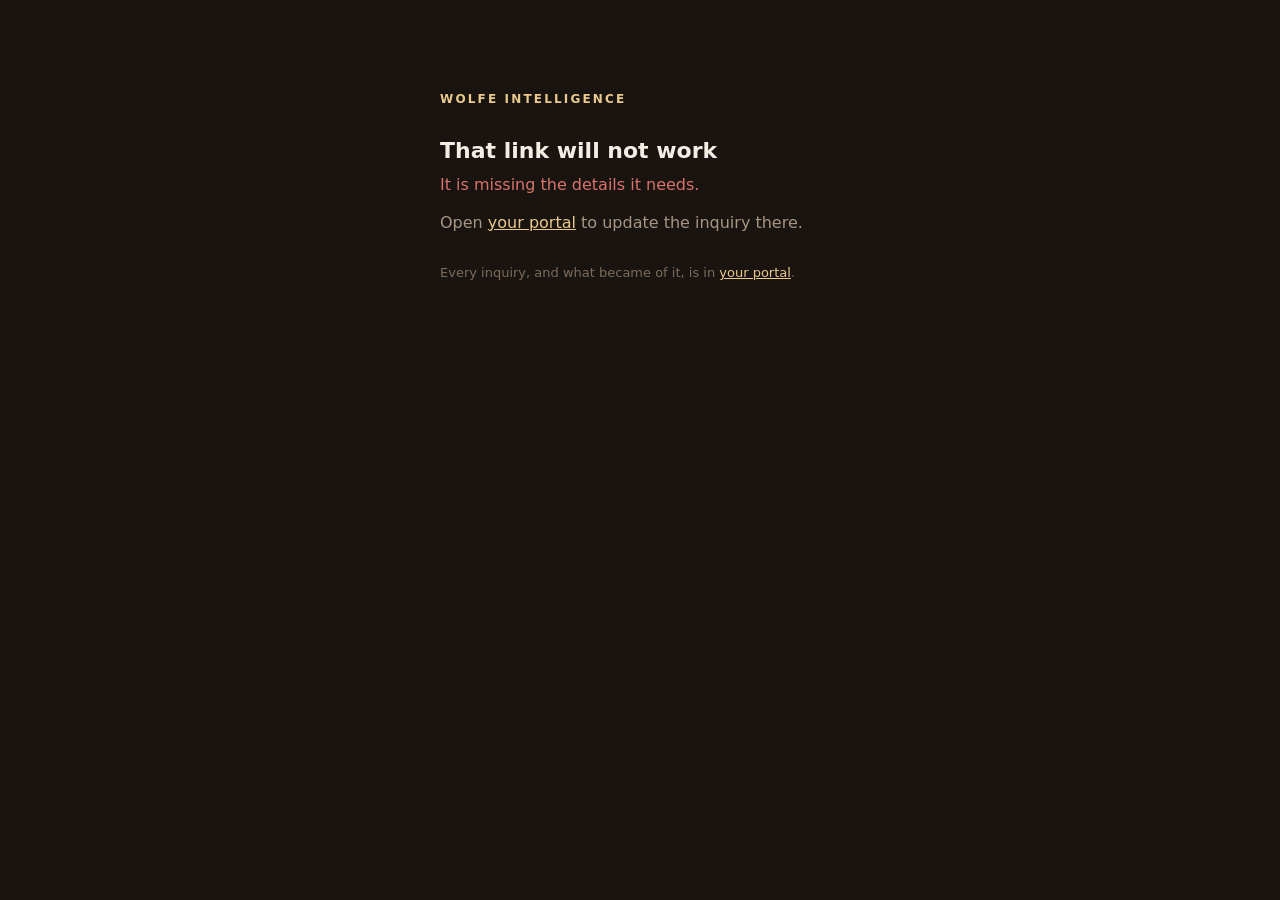
<file: lead-status.html>
<!DOCTYPE html>
<html lang="en"><head>
<meta charset="utf-8">
<meta name="viewport" content="width=device-width, initial-scale=1">
<title>Update an inquiry — Wolfe Intelligence</title>
<meta name="robots" content="noindex,nofollow">
<meta name="theme-color" content="#241e19">
<link rel="icon" href="/favicon.svg" type="image/svg+xml">
<style>
  :root{
    --ground:#191410; --panel:#211a15; --ink:#F3EDE4; --muted:#A79684; --faint:#7C6C5C;
    --rule:#3A2F26; --gold:#C9A15F; --gold-lt:#E9C98D; --ok:#7FB88A; --stop:#D9736B;
  }
  *{box-sizing:border-box;}
  body{margin:0;background:var(--ground);color:var(--ink);
    font-family:"Instrument Sans",-apple-system,BlinkMacSystemFont,system-ui,Segoe UI,Roboto,Arial,sans-serif;
    font-size:16px;line-height:1.5;-webkit-font-smoothing:antialiased;}
  .wrap{max-width:440px;margin:10vh auto;padding:0 20px;}
  .brand{font-size:12px;letter-spacing:.18em;font-weight:700;color:var(--gold-lt);margin-bottom:26px;}
  h1{font-size:22px;margin:0 0 6px;font-weight:600;}
  p{color:var(--muted);margin:0 0 14px;}
  .card{background:var(--panel);border:1px solid var(--rule);border-radius:4px;padding:16px 18px;margin:18px 0 22px;}
  .card b{font-size:17px;}
  .card .sub{color:var(--muted);font-size:14px;margin-top:4px;}
  .card .state{font-family:"Space Mono",ui-monospace,Consolas,monospace;font-size:11px;letter-spacing:.12em;color:var(--gold-lt);margin-top:10px;}
  button{font:inherit;cursor:pointer;width:100%;padding:14px 16px;border:0;border-radius:3px;
    background:var(--gold);color:#241e19;font-weight:600;font-size:16px;}
  button[disabled]{opacity:.6;cursor:default;}
  button:focus-visible{outline:2px solid var(--gold-lt);outline-offset:2px;}
  .done{color:var(--ok);font-weight:600;}
  .err{color:var(--stop);}
  a{color:var(--gold-lt);}
  .foot{font-size:13px;color:var(--faint);margin-top:28px;}
</style>
</head>
<body>
<div class="wrap">
  <div class="brand">WOLFE INTELLIGENCE</div>
  <div id="app"><p>Loading the inquiry…</p></div>
  <div class="foot">Every inquiry, and what became of it, is in <a href="/portal">your portal</a>.</div>
</div>
<script src="/lead-status.js"></script>
</body></html>
</file>
